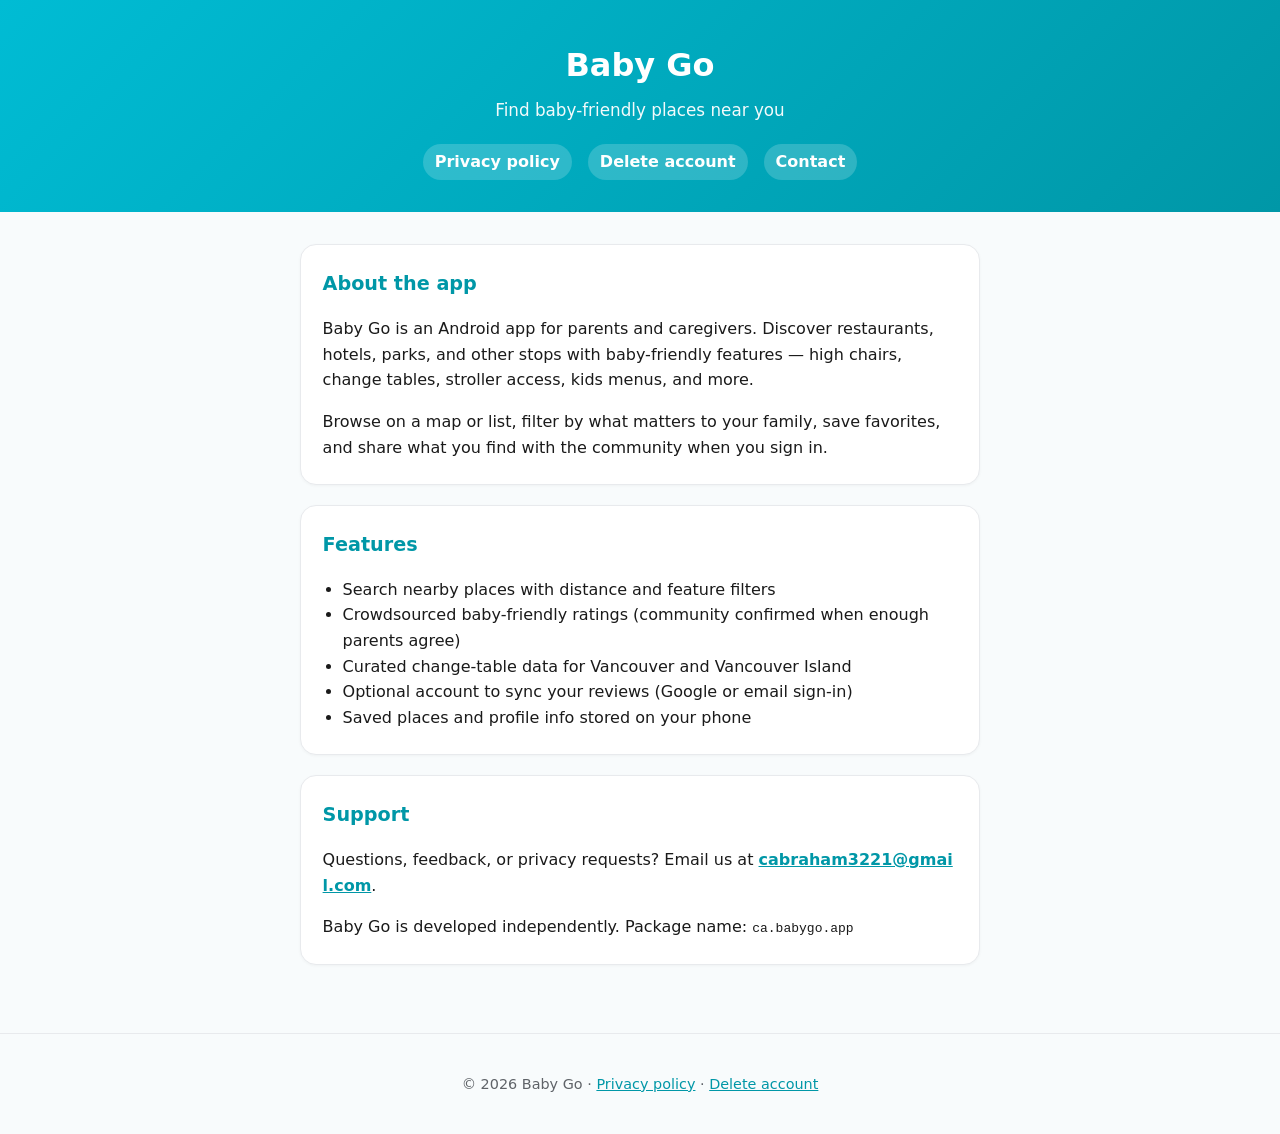
<file: index.html>
<!DOCTYPE html>
<html lang="en">
<head>
  <meta charset="utf-8">
  <meta name="viewport" content="width=device-width, initial-scale=1">
  <title>Baby Go — Baby-friendly places for families</title>
  <meta name="description" content="Baby Go helps parents find and share baby-friendly restaurants, hotels, parks, and more.">
  <link rel="stylesheet" href="styles.css">
</head>
<body>
  <header>
    <h1>Baby Go</h1>
    <p>Find baby-friendly places near you</p>
    <nav>
      <a href="privacy.html">Privacy policy</a>
      <a href="delete-account.html">Delete account</a>
      <a href="mailto:cabraham3221@gmail.com">Contact</a>
    </nav>
  </header>

  <main>
    <div class="card">
      <h2>About the app</h2>
      <p>
        Baby Go is an Android app for parents and caregivers. Discover restaurants, hotels,
        parks, and other stops with baby-friendly features — high chairs, change tables, stroller
        access, kids menus, and more.
      </p>
      <p>
        Browse on a map or list, filter by what matters to your family, save favorites, and share
        what you find with the community when you sign in.
      </p>
    </div>

    <div class="card">
      <h2>Features</h2>
      <ul>
        <li>Search nearby places with distance and feature filters</li>
        <li>Crowdsourced baby-friendly ratings (community confirmed when enough parents agree)</li>
        <li>Curated change-table data for Vancouver and Vancouver Island</li>
        <li>Optional account to sync your reviews (Google or email sign-in)</li>
        <li>Saved places and profile info stored on your phone</li>
      </ul>
    </div>

    <div class="card">
      <h2>Support</h2>
      <p>
        Questions, feedback, or privacy requests? Email us at
        <a class="contact-email" href="mailto:cabraham3221@gmail.com">cabraham3221@gmail.com</a>.
      </p>
      <p>
        Baby Go is developed independently. Package name:
        <code>ca.babygo.app</code>
      </p>
    </div>
  </main>

  <footer>
    <p>&copy; 2026 Baby Go · <a href="privacy.html">Privacy policy</a> · <a href="delete-account.html">Delete account</a></p>
  </footer>
</body>
</html>
</file>
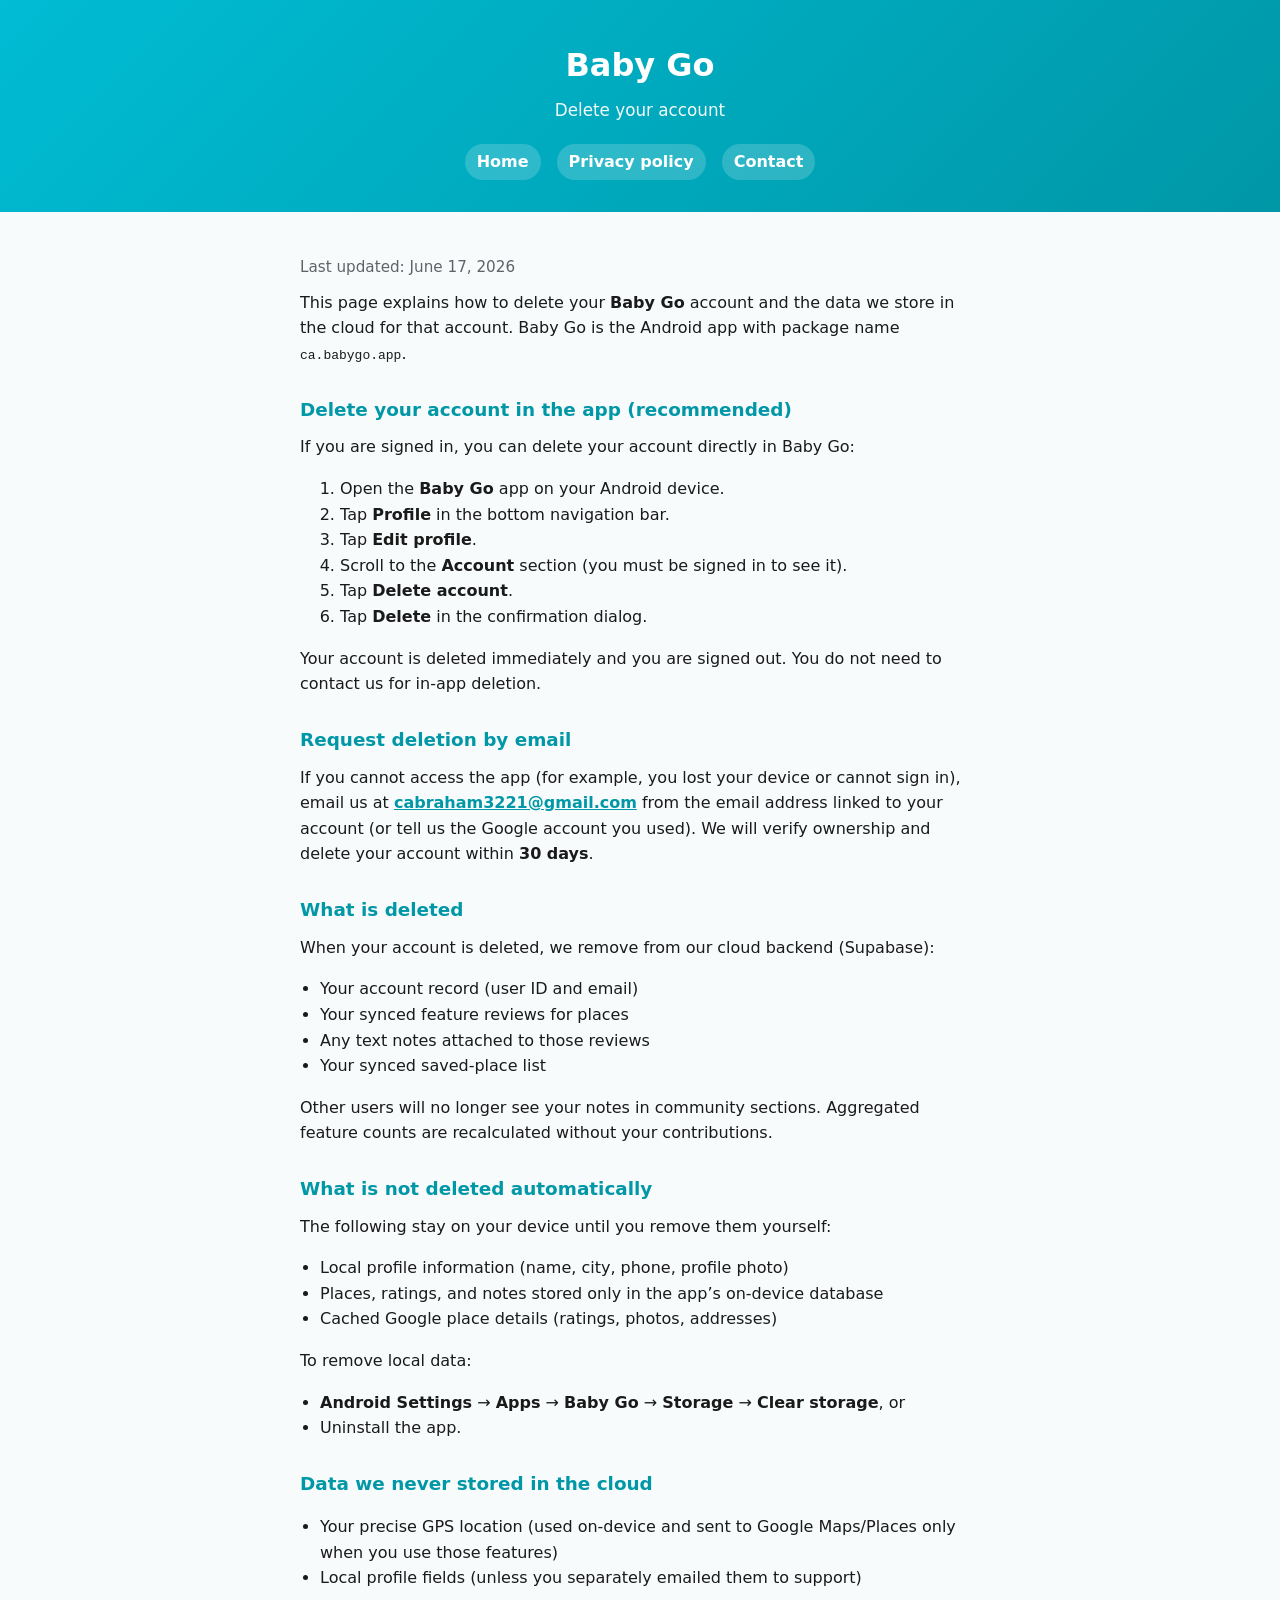
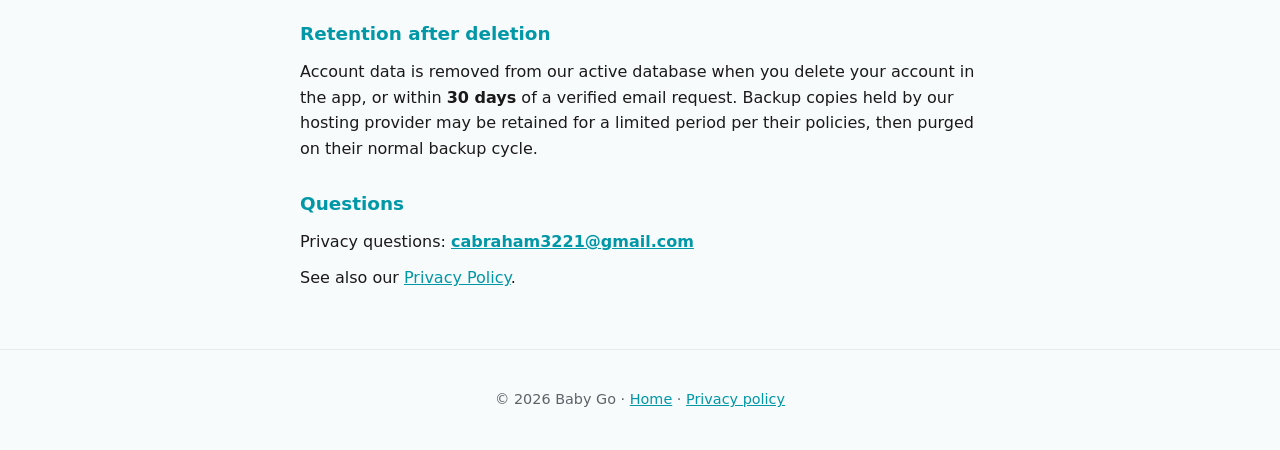
<file: delete-account.html>
<!DOCTYPE html>
<html lang="en">
<head>
  <meta charset="utf-8">
  <meta name="viewport" content="width=device-width, initial-scale=1">
  <title>Delete your account — Baby Go</title>
  <meta name="description" content="How to delete your Baby Go account and associated cloud data.">
  <link rel="stylesheet" href="styles.css">
</head>
<body>
  <header>
    <h1>Baby Go</h1>
    <p>Delete your account</p>
    <nav>
      <a href="index.html">Home</a>
      <a href="privacy.html">Privacy policy</a>
      <a href="mailto:cabraham3221@gmail.com">Contact</a>
    </nav>
  </header>

  <main class="policy">
    <p class="policy-meta">Last updated: June 17, 2026</p>

    <p>
      This page explains how to delete your <strong>Baby Go</strong> account and the data we store
      in the cloud for that account. Baby Go is the Android app with package name
      <code>ca.babygo.app</code>.
    </p>

    <h2>Delete your account in the app (recommended)</h2>
    <p>If you are signed in, you can delete your account directly in Baby Go:</p>
    <ol>
      <li>Open the <strong>Baby Go</strong> app on your Android device.</li>
      <li>Tap <strong>Profile</strong> in the bottom navigation bar.</li>
      <li>Tap <strong>Edit profile</strong>.</li>
      <li>Scroll to the <strong>Account</strong> section (you must be signed in to see it).</li>
      <li>Tap <strong>Delete account</strong>.</li>
      <li>Tap <strong>Delete</strong> in the confirmation dialog.</li>
    </ol>
    <p>
      Your account is deleted immediately and you are signed out. You do not need to contact us
      for in-app deletion.
    </p>

    <h2>Request deletion by email</h2>
    <p>
      If you cannot access the app (for example, you lost your device or cannot sign in), email us at
      <a class="contact-email" href="mailto:cabraham3221@gmail.com?subject=Baby%20Go%20account%20deletion%20request">cabraham3221@gmail.com</a>
      from the email address linked to your account (or tell us the Google account you used).
      We will verify ownership and delete your account within <strong>30 days</strong>.
    </p>

    <h2>What is deleted</h2>
    <p>When your account is deleted, we remove from our cloud backend (Supabase):</p>
    <ul>
      <li>Your account record (user ID and email)</li>
      <li>Your synced feature reviews for places</li>
      <li>Any text notes attached to those reviews</li>
      <li>Your synced saved-place list</li>
    </ul>
    <p>
      Other users will no longer see your notes in community sections. Aggregated feature counts
      are recalculated without your contributions.
    </p>

    <h2>What is not deleted automatically</h2>
    <p>The following stay on your device until you remove them yourself:</p>
    <ul>
      <li>Local profile information (name, city, phone, profile photo)</li>
      <li>Places, ratings, and notes stored only in the app&rsquo;s on-device database</li>
      <li>Cached Google place details (ratings, photos, addresses)</li>
    </ul>
    <p>To remove local data:</p>
    <ul>
      <li><strong>Android Settings</strong> &rarr; <strong>Apps</strong> &rarr; <strong>Baby Go</strong> &rarr; <strong>Storage</strong> &rarr; <strong>Clear storage</strong>, or</li>
      <li>Uninstall the app.</li>
    </ul>

    <h2>Data we never stored in the cloud</h2>
    <ul>
      <li>Your precise GPS location (used on-device and sent to Google Maps/Places only when you use those features)</li>
      <li>Local profile fields (unless you separately emailed them to support)</li>
    </ul>

    <h2>Retention after deletion</h2>
    <p>
      Account data is removed from our active database when you delete your account in the app, or
      within <strong>30 days</strong> of a verified email request. Backup copies held by our hosting
      provider may be retained for a limited period per their policies, then purged on their
      normal backup cycle.
    </p>

    <h2>Questions</h2>
    <p>
      Privacy questions:
      <a class="contact-email" href="mailto:cabraham3221@gmail.com">cabraham3221@gmail.com</a>
    </p>
    <p>See also our <a href="privacy.html">Privacy Policy</a>.</p>
  </main>

  <footer>
    <p>&copy; 2026 Baby Go · <a href="index.html">Home</a> · <a href="privacy.html">Privacy policy</a></p>
  </footer>
</body>
</html>
</file>
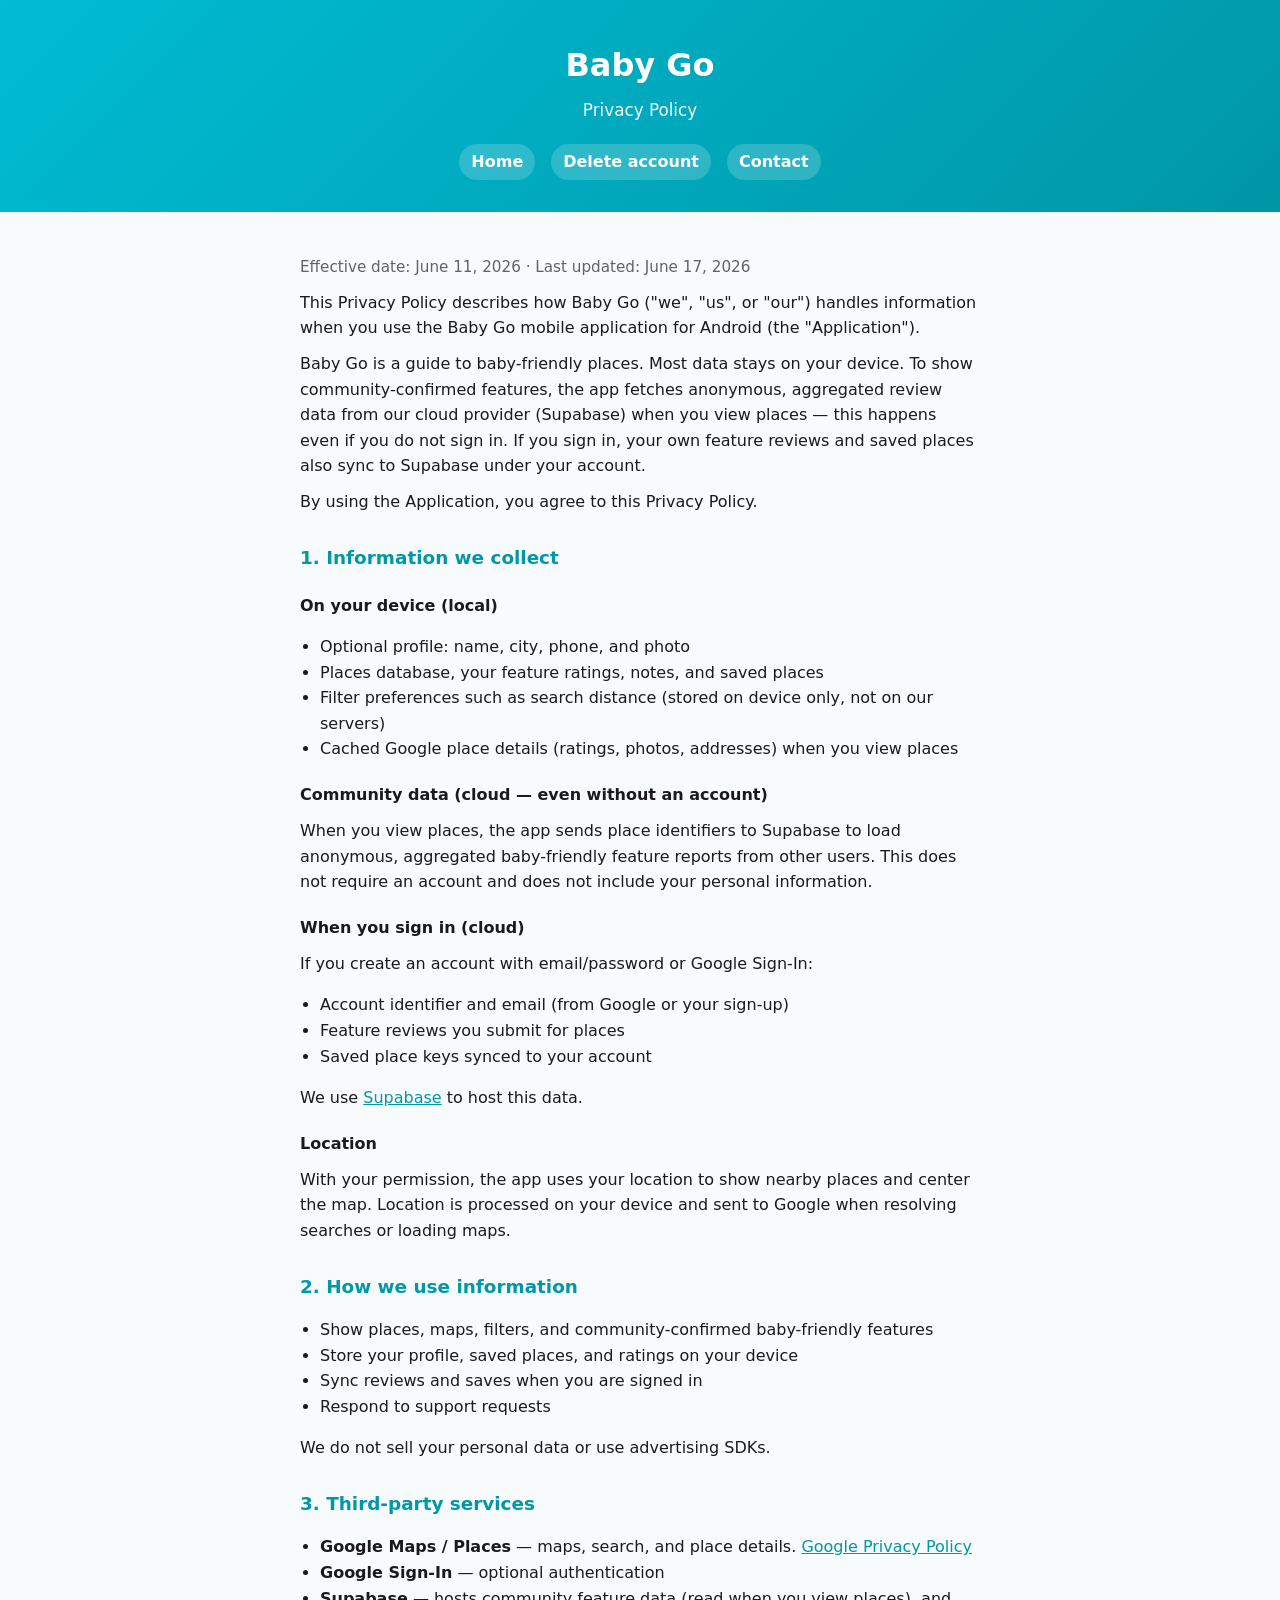
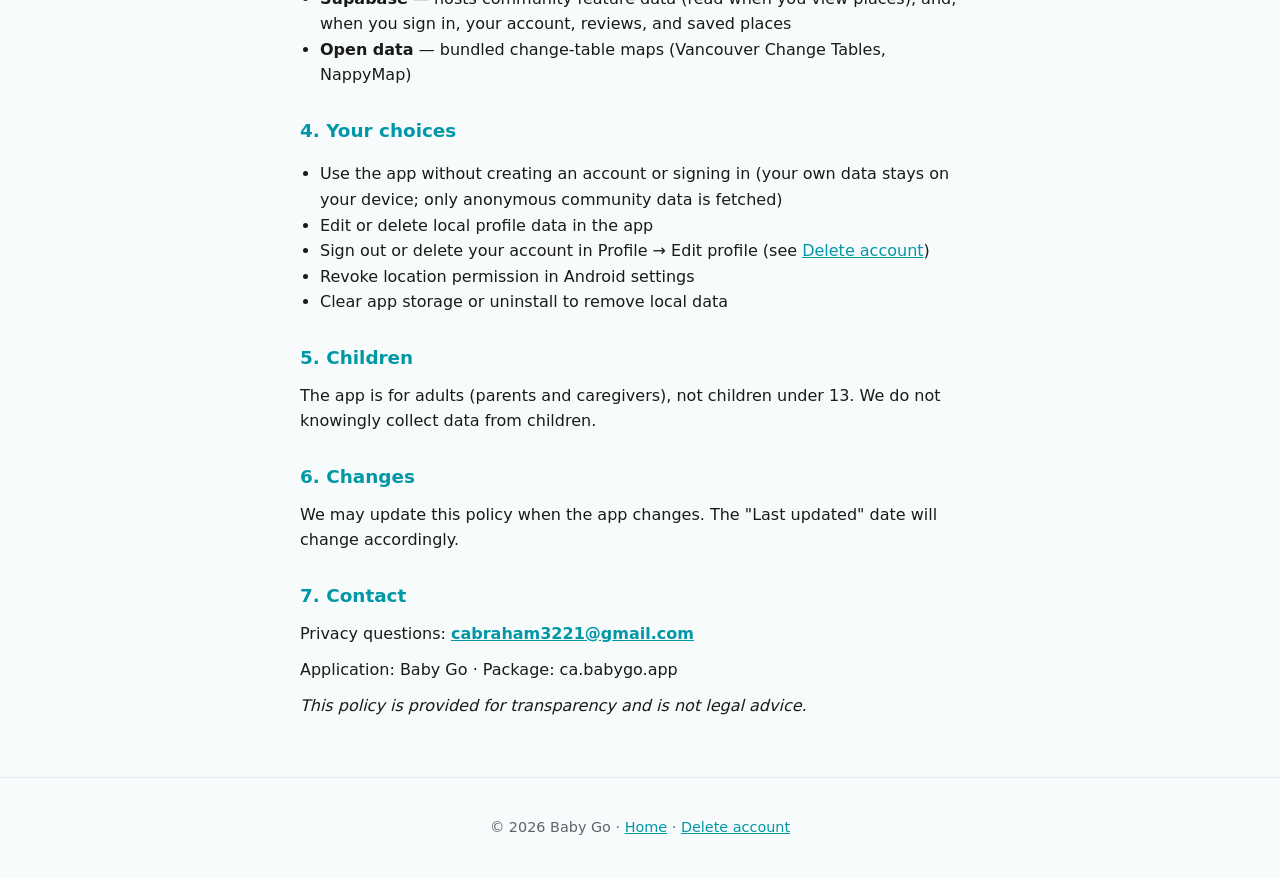
<file: privacy.html>
<!DOCTYPE html>
<html lang="en">
<head>
  <meta charset="utf-8">
  <meta name="viewport" content="width=device-width, initial-scale=1">
  <title>Privacy Policy — Baby Go</title>
  <meta name="description" content="Privacy Policy for the Baby Go Android app.">
  <link rel="stylesheet" href="styles.css">
</head>
<body>
  <header>
    <h1>Baby Go</h1>
    <p>Privacy Policy</p>
    <nav>
      <a href="index.html">Home</a>
      <a href="delete-account.html">Delete account</a>
      <a href="mailto:cabraham3221@gmail.com">Contact</a>
    </nav>
  </header>

  <main class="policy">
    <p class="policy-meta">Effective date: June 11, 2026 · Last updated: June 17, 2026</p>

    <p>
      This Privacy Policy describes how Baby Go (&quot;we&quot;, &quot;us&quot;, or &quot;our&quot;) handles
      information when you use the Baby Go mobile application for Android (the &quot;Application&quot;).
    </p>
    <p>
      Baby Go is a guide to baby-friendly places. Most data stays on your device. To show
      community-confirmed features, the app fetches anonymous, aggregated review data from our cloud
      provider (Supabase) when you view places &mdash; this happens even if you do not sign in. If you
      sign in, your own feature reviews and saved places also sync to Supabase under your account.
    </p>
    <p>By using the Application, you agree to this Privacy Policy.</p>

    <h2>1. Information we collect</h2>

    <h3>On your device (local)</h3>
    <ul>
      <li>Optional profile: name, city, phone, and photo</li>
      <li>Places database, your feature ratings, notes, and saved places</li>
      <li>Filter preferences such as search distance (stored on device only, not on our servers)</li>
      <li>Cached Google place details (ratings, photos, addresses) when you view places</li>
    </ul>

    <h3>Community data (cloud — even without an account)</h3>
    <p>
      When you view places, the app sends place identifiers to Supabase to load anonymous, aggregated
      baby-friendly feature reports from other users. This does not require an account and does not
      include your personal information.
    </p>

    <h3>When you sign in (cloud)</h3>
    <p>If you create an account with email/password or Google Sign-In:</p>
    <ul>
      <li>Account identifier and email (from Google or your sign-up)</li>
      <li>Feature reviews you submit for places</li>
      <li>Saved place keys synced to your account</li>
    </ul>
    <p>We use <a href="https://supabase.com/privacy" rel="noopener">Supabase</a> to host this data.</p>

    <h3>Location</h3>
    <p>
      With your permission, the app uses your location to show nearby places and center the map.
      Location is processed on your device and sent to Google when resolving searches or loading maps.
    </p>

    <h2>2. How we use information</h2>
    <ul>
      <li>Show places, maps, filters, and community-confirmed baby-friendly features</li>
      <li>Store your profile, saved places, and ratings on your device</li>
      <li>Sync reviews and saves when you are signed in</li>
      <li>Respond to support requests</li>
    </ul>
    <p>We do not sell your personal data or use advertising SDKs.</p>

    <h2>3. Third-party services</h2>
    <ul>
      <li><strong>Google Maps / Places</strong> — maps, search, and place details.
        <a href="https://policies.google.com/privacy" rel="noopener">Google Privacy Policy</a></li>
      <li><strong>Google Sign-In</strong> — optional authentication</li>
      <li><strong>Supabase</strong> — hosts community feature data (read when you view places), and,
        when you sign in, your account, reviews, and saved places</li>
      <li><strong>Open data</strong> — bundled change-table maps (Vancouver Change Tables, NappyMap)</li>
    </ul>

    <h2>4. Your choices</h2>
    <ul>
      <li>Use the app without creating an account or signing in (your own data stays on your device; only anonymous community data is fetched)</li>
      <li>Edit or delete local profile data in the app</li>
      <li>Sign out or delete your account in Profile → Edit profile (see <a href="delete-account.html">Delete account</a>)</li>
      <li>Revoke location permission in Android settings</li>
      <li>Clear app storage or uninstall to remove local data</li>
    </ul>

    <h2>5. Children</h2>
    <p>
      The app is for adults (parents and caregivers), not children under 13. We do not knowingly
      collect data from children.
    </p>

    <h2>6. Changes</h2>
    <p>
      We may update this policy when the app changes. The &quot;Last updated&quot; date will change accordingly.
    </p>

    <h2>7. Contact</h2>
    <p>
      Privacy questions:
      <a class="contact-email" href="mailto:cabraham3221@gmail.com">cabraham3221@gmail.com</a>
    </p>
    <p>Application: Baby Go · Package: ca.babygo.app</p>

    <p><em>This policy is provided for transparency and is not legal advice.</em></p>
  </main>

  <footer>
    <p>&copy; 2026 Baby Go · <a href="index.html">Home</a> · <a href="delete-account.html">Delete account</a></p>
  </footer>
</body>
</html>
</file>
<file: styles.css>
:root {
  --brand: #00bcd4;
  --brand-dark: #0097a7;
  --text: #1a1a1a;
  --muted: #5f6368;
  --bg: #f8fbfc;
  --card: #ffffff;
  --border: #e8eaed;
  --max: 720px;
}

* {
  box-sizing: border-box;
}

body {
  margin: 0;
  font-family: system-ui, -apple-system, "Segoe UI", Roboto, Helvetica, Arial, sans-serif;
  line-height: 1.6;
  color: var(--text);
  background: var(--bg);
}

header {
  background: linear-gradient(135deg, var(--brand) 0%, var(--brand-dark) 100%);
  color: #fff;
  padding: 2.5rem 1.25rem 2rem;
  text-align: center;
}

header h1 {
  margin: 0 0 0.35rem;
  font-size: 2rem;
  font-weight: 700;
}

header p {
  margin: 0;
  opacity: 0.95;
  font-size: 1.05rem;
}

nav {
  margin-top: 1.25rem;
  display: flex;
  gap: 1rem;
  justify-content: center;
  flex-wrap: wrap;
}

nav a {
  color: #fff;
  text-decoration: none;
  font-weight: 600;
  padding: 0.35rem 0.75rem;
  border-radius: 999px;
  background: rgba(255, 255, 255, 0.18);
}

nav a:hover {
  background: rgba(255, 255, 255, 0.28);
}

main {
  max-width: var(--max);
  margin: 0 auto;
  padding: 2rem 1.25rem 3rem;
}

.card {
  background: var(--card);
  border: 1px solid var(--border);
  border-radius: 16px;
  padding: 1.5rem 1.35rem;
  margin-bottom: 1.25rem;
  box-shadow: 0 1px 3px rgba(0, 0, 0, 0.04);
}

.card h2 {
  margin: 0 0 0.75rem;
  font-size: 1.2rem;
  color: var(--brand-dark);
}

.card p:last-child,
.card ul:last-child {
  margin-bottom: 0;
}

ul {
  padding-left: 1.25rem;
}

a {
  color: var(--brand-dark);
}

footer {
  text-align: center;
  padding: 1.5rem;
  color: var(--muted);
  font-size: 0.9rem;
  border-top: 1px solid var(--border);
}

.policy-meta {
  color: var(--muted);
  font-size: 0.95rem;
  margin-bottom: 1.5rem;
}

.policy h2 {
  font-size: 1.15rem;
  margin: 1.75rem 0 0.5rem;
  color: var(--brand-dark);
}

.policy h3 {
  font-size: 1rem;
  margin: 1.25rem 0 0.35rem;
}

.policy p {
  margin: 0.65rem 0;
}

.contact-email {
  font-weight: 600;
  word-break: break-all;
}
</file>
